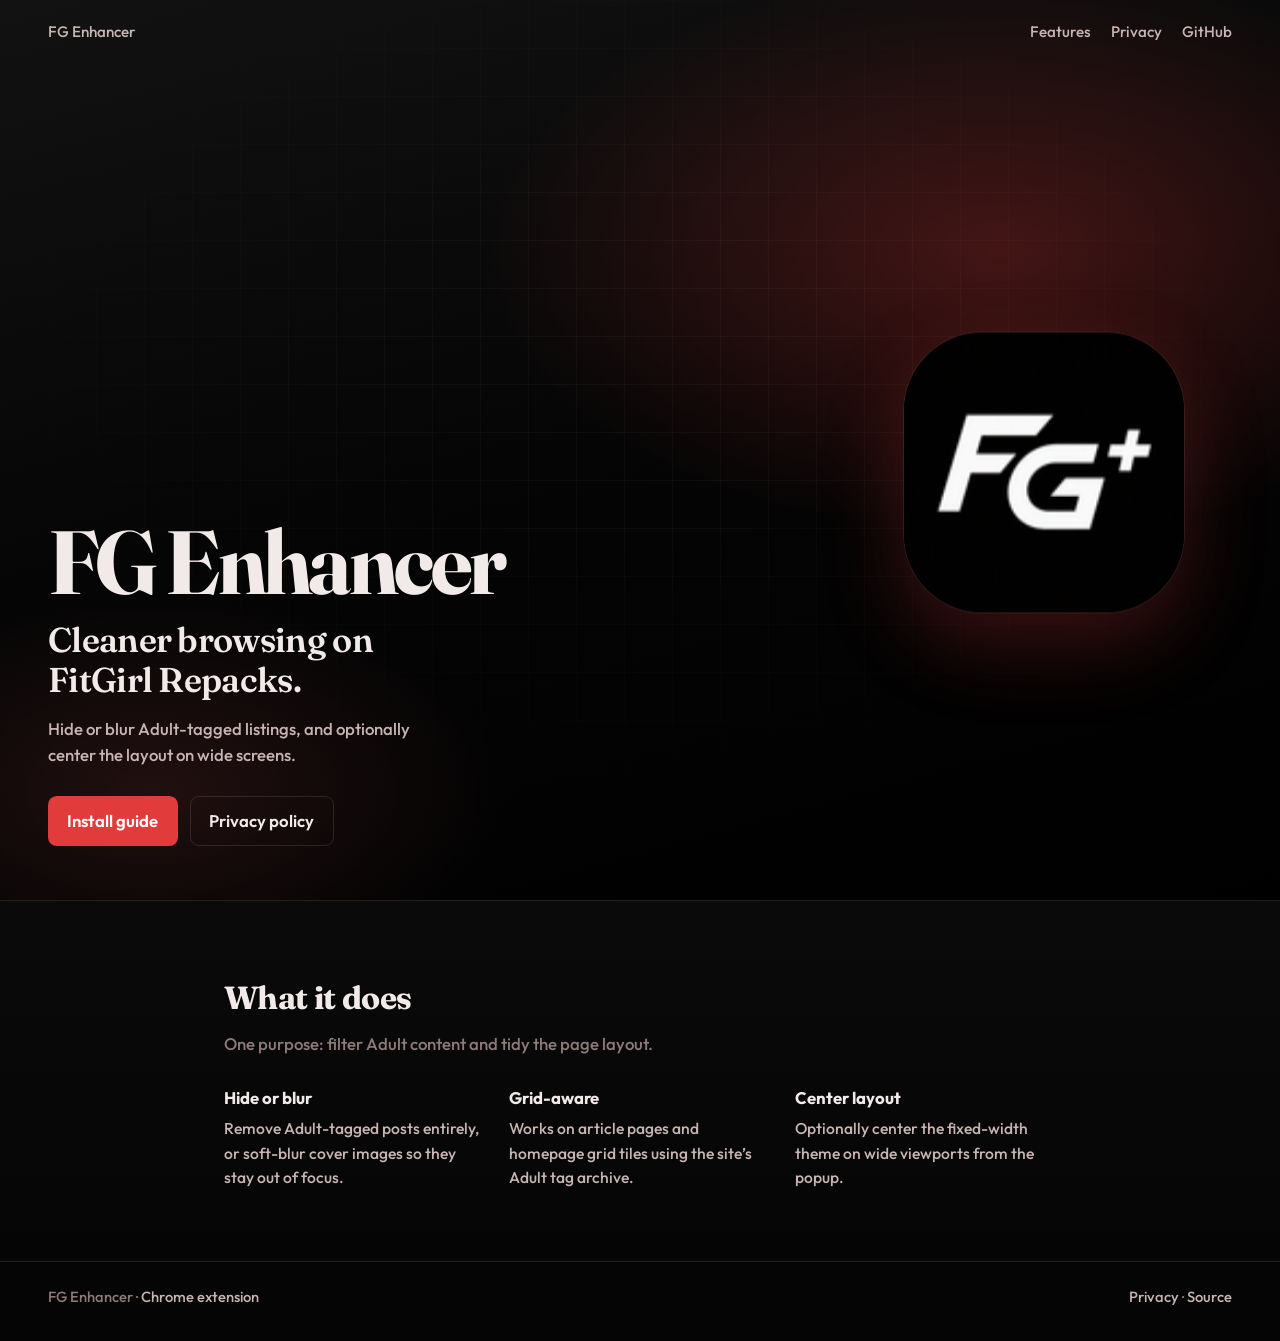
<file: index.html>
<!DOCTYPE html>
<html lang="en">
  <head>
    <meta charset="utf-8" />
    <meta name="viewport" content="width=device-width, initial-scale=1" />
    <title>FG Enhancer</title>
    <meta
      name="description"
      content="Hide or blur Adult-tagged listings and optionally center the layout on fitgirl-repacks.site."
    />
    <link rel="icon" href="site/icon-48.png" type="image/png" />
    <link
      rel="preload"
      href="site/fonts/fraunces.woff2"
      as="font"
      type="font/woff2"
      crossorigin
    />
    <link
      rel="preload"
      href="site/fonts/outfit.woff2"
      as="font"
      type="font/woff2"
      crossorigin
    />
    <link rel="stylesheet" href="site.css" />
  </head>
  <body>
    <a class="skip" href="#main">Skip to content</a>

    <header class="site-header">
      <a href="./">FG Enhancer</a>
      <nav class="nav" aria-label="Primary">
        <a href="#features">Features</a>
        <a href="privacy.html">Privacy</a>
        <a href="https://github.com/nadeem-elbarbari/Fitgirl-Enhancer">GitHub</a>
      </nav>
    </header>

    <main id="main">
      <section class="hero" aria-labelledby="brand">
        <div class="hero-mark">
          <img
            src="site/icon-128.png"
            width="128"
            height="128"
            alt=""
            fetchpriority="high"
          />
        </div>
        <div class="hero-copy">
          <p class="brand" id="brand">FG Enhancer</p>
          <h1 class="headline">Cleaner browsing on FitGirl Repacks.</h1>
          <p class="lede">
            Hide or blur Adult-tagged listings, and optionally center the layout
            on wide screens.
          </p>
          <div class="cta-row">
            <a
              class="btn btn-primary"
              href="https://github.com/nadeem-elbarbari/Fitgirl-Enhancer#install"
              >Install guide</a
            >
            <a class="btn btn-ghost" href="privacy.html">Privacy policy</a>
          </div>
        </div>
      </section>

      <section class="features" id="features" aria-labelledby="features-heading">
        <div class="features-inner">
          <h2 id="features-heading">What it does</h2>
          <p>One purpose: filter Adult content and tidy the page layout.</p>
          <ul class="feature-list">
            <li>
              <h3>Hide or blur</h3>
              <p>
                Remove Adult-tagged posts entirely, or soft-blur cover images so
                they stay out of focus.
              </p>
            </li>
            <li>
              <h3>Grid-aware</h3>
              <p>
                Works on article pages and homepage grid tiles using the site’s
                Adult tag archive.
              </p>
            </li>
            <li>
              <h3>Center layout</h3>
              <p>
                Optionally center the fixed-width theme on wide viewports from
                the popup.
              </p>
            </li>
          </ul>
        </div>
      </section>
    </main>

    <footer class="site-footer">
      <span
        >FG Enhancer ·
        <a
          href="https://chromewebstore.google.com/detail/fg-enhancer/lfepcojmhioimojmfkjkegngdeeldlnn"
          >Chrome extension</a
        ></span
      >
      <span>
        <a href="privacy.html">Privacy</a>
        ·
        <a href="https://github.com/nadeem-elbarbari/Fitgirl-Enhancer">Source</a>
      </span>
    </footer>
  </body>
</html>
</file>
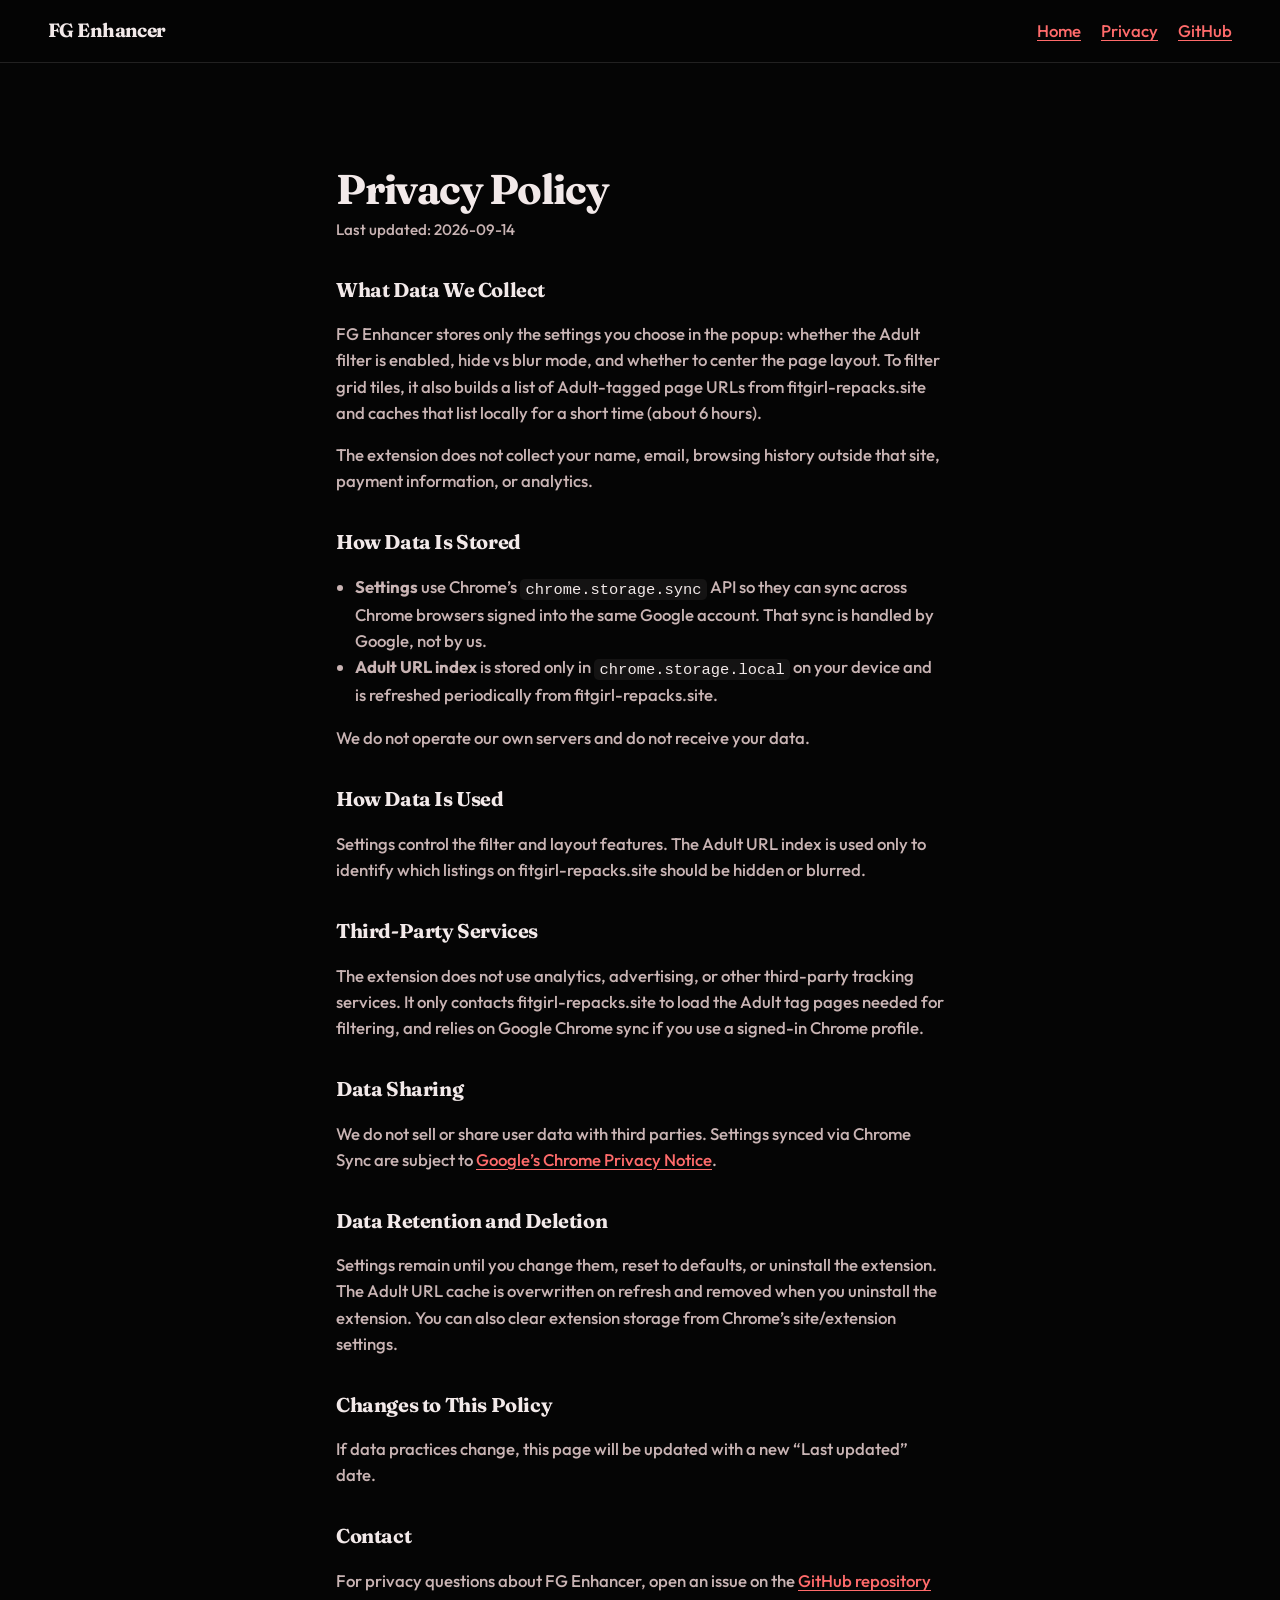
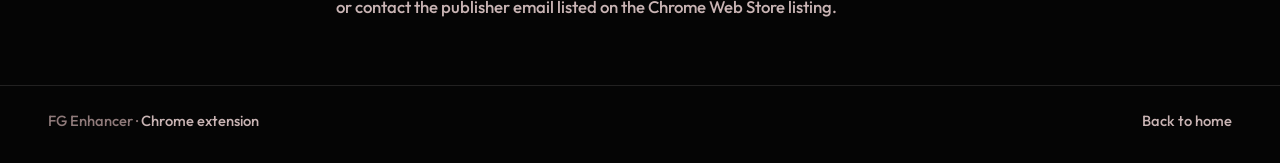
<file: privacy.html>
<!DOCTYPE html>
<html lang="en">
  <head>
    <meta charset="utf-8" />
    <meta name="viewport" content="width=device-width, initial-scale=1" />
    <title>Privacy Policy — FG Enhancer</title>
    <meta
      name="description"
      content="Privacy policy for the FG Enhancer Chrome extension."
    />
    <link rel="icon" href="site/icon-48.png" type="image/png" />
    <link
      rel="preload"
      href="site/fonts/fraunces.woff2"
      as="font"
      type="font/woff2"
      crossorigin
    />
    <link
      rel="preload"
      href="site/fonts/outfit.woff2"
      as="font"
      type="font/woff2"
      crossorigin
    />
    <link rel="stylesheet" href="site.css" />
  </head>
  <body class="page">
    <a class="skip" href="#main">Skip to content</a>

    <header class="page-header">
      <a class="brand-link" href="./">FG Enhancer</a>
      <nav class="nav" aria-label="Primary">
        <a href="./">Home</a>
        <a href="privacy.html" aria-current="page">Privacy</a>
        <a href="https://github.com/nadeem-elbarbari/Fitgirl-Enhancer">GitHub</a>
      </nav>
    </header>

    <main id="main" class="page-main">
      <h1>Privacy Policy</h1>
      <p class="updated">Last updated: 2026-09-14</p>

      <h2>What Data We Collect</h2>
      <p>
        FG Enhancer stores only the settings you choose in the popup: whether the
        Adult filter is enabled, hide vs blur mode, and whether to center the page
        layout. To filter grid tiles, it also builds a list of Adult-tagged page
        URLs from fitgirl-repacks.site and caches that list locally for a short
        time (about 6 hours).
      </p>
      <p>
        The extension does not collect your name, email, browsing history outside
        that site, payment information, or analytics.
      </p>

      <h2>How Data Is Stored</h2>
      <ul>
        <li>
          <strong>Settings</strong> use Chrome’s
          <code>chrome.storage.sync</code> API so they can sync across Chrome
          browsers signed into the same Google account. That sync is handled by
          Google, not by us.
        </li>
        <li>
          <strong>Adult URL index</strong> is stored only in
          <code>chrome.storage.local</code> on your device and is refreshed
          periodically from fitgirl-repacks.site.
        </li>
      </ul>
      <p>We do not operate our own servers and do not receive your data.</p>

      <h2>How Data Is Used</h2>
      <p>
        Settings control the filter and layout features. The Adult URL index is
        used only to identify which listings on fitgirl-repacks.site should be
        hidden or blurred.
      </p>

      <h2>Third-Party Services</h2>
      <p>
        The extension does not use analytics, advertising, or other third-party
        tracking services. It only contacts fitgirl-repacks.site to load the Adult
        tag pages needed for filtering, and relies on Google Chrome sync if you
        use a signed-in Chrome profile.
      </p>

      <h2>Data Sharing</h2>
      <p>
        We do not sell or share user data with third parties. Settings synced via
        Chrome Sync are subject to
        <a href="https://www.google.com/chrome/privacy/">Google’s Chrome Privacy
        Notice</a>.
      </p>

      <h2>Data Retention and Deletion</h2>
      <p>
        Settings remain until you change them, reset to defaults, or uninstall the
        extension. The Adult URL cache is overwritten on refresh and removed when
        you uninstall the extension. You can also clear extension storage from
        Chrome’s site/extension settings.
      </p>

      <h2>Changes to This Policy</h2>
      <p>
        If data practices change, this page will be updated with a new “Last
        updated” date.
      </p>

      <h2>Contact</h2>
      <p>
        For privacy questions about FG Enhancer, open an issue on the
        <a href="https://github.com/nadeem-elbarbari/Fitgirl-Enhancer/issues"
          >GitHub repository</a
        >
        or contact the publisher email listed on the Chrome Web Store listing.
      </p>
    </main>

    <footer class="site-footer">
      <span
        >FG Enhancer ·
        <a
          href="https://chromewebstore.google.com/detail/fg-enhancer/lfepcojmhioimojmfkjkegngdeeldlnn"
          >Chrome extension</a
        ></span
      >
      <a href="./">Back to home</a>
    </footer>
  </body>
</html>
</file>
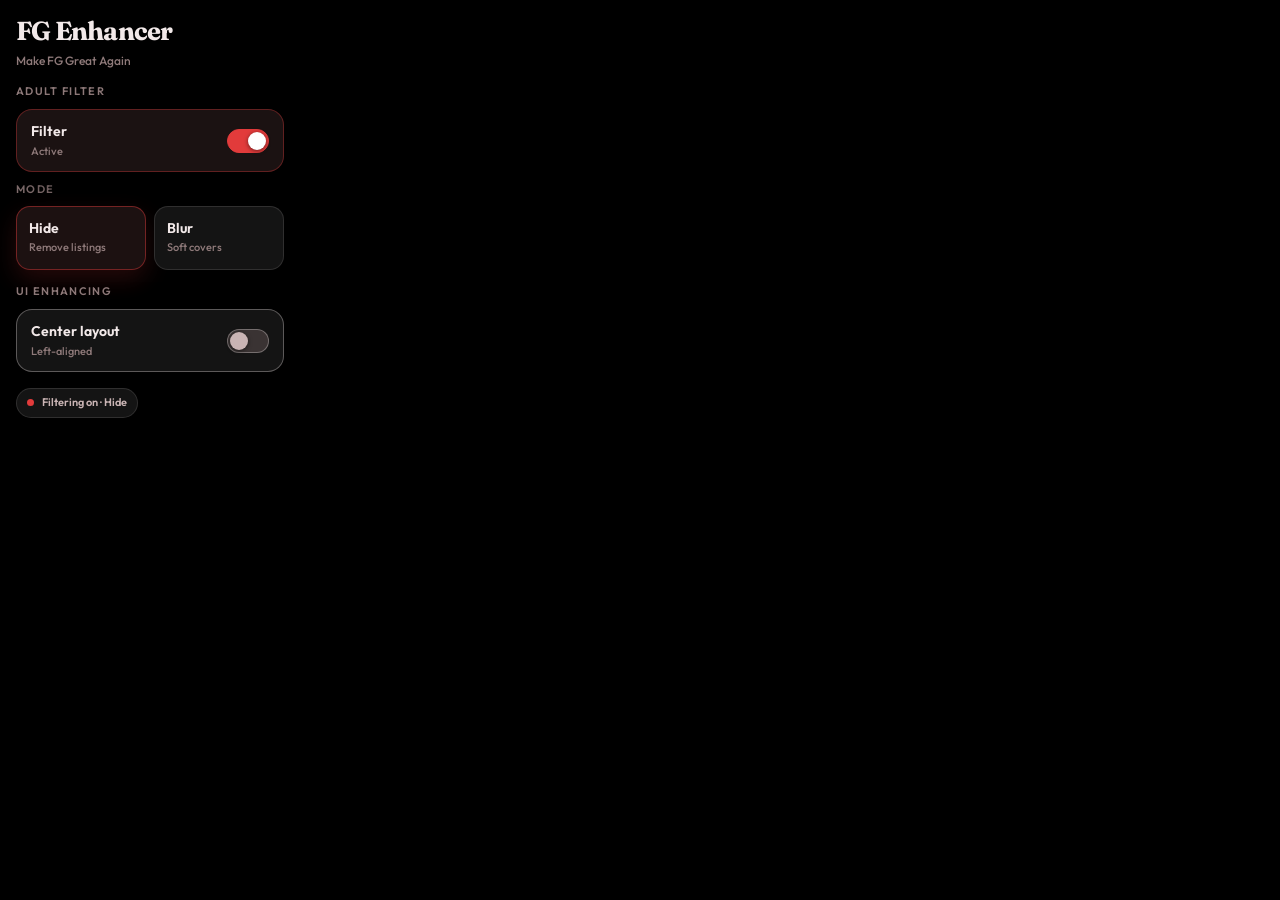
<file: popup/popup.html>
<!DOCTYPE html>
<html lang="en">
  <head>
    <meta charset="utf-8" />
    <meta name="viewport" content="width=device-width, initial-scale=1" />
    <meta name="color-scheme" content="dark" />
    <title>FG Enhancer</title>
    <link rel="stylesheet" href="popup.css" />
  </head>
  <body>
    <main class="popup">
      <header class="brand">
        <h1 class="brand-mark">FG Enhancer</h1>
        <p class="tagline">Make FG Great Again</p>
      </header>

      <section class="panel" aria-labelledby="adult-filter-heading">
        <h2 id="adult-filter-heading" class="panel-title">Adult Filter</h2>

        <label class="toggle" for="enable-filter">
          <span class="toggle-copy">
            <span class="toggle-title">Filter</span>
            <span class="toggle-hint">
              <span class="hint-on">Active</span>
              <span class="hint-off">Paused</span>
            </span>
          </span>
          <input type="checkbox" id="enable-filter" checked />
          <span class="switch" aria-hidden="true">
            <span class="switch-thumb"></span>
          </span>
        </label>

        <fieldset id="mode-fieldset" class="modes">
          <legend>Mode</legend>
          <div class="segment" role="presentation">
            <label class="segment-option" for="mode-hide">
              <input type="radio" name="mode" id="mode-hide" value="hide" checked />
              <span class="segment-face">
                <span class="segment-label">Hide</span>
                <span class="segment-desc">Remove listings</span>
              </span>
            </label>
            <label class="segment-option" for="mode-blur">
              <input type="radio" name="mode" id="mode-blur" value="blur" />
              <span class="segment-face">
                <span class="segment-label">Blur</span>
                <span class="segment-desc">Soft covers</span>
              </span>
            </label>
          </div>
        </fieldset>
      </section>

      <section class="panel" aria-labelledby="ui-enhancing-heading">
        <h2 id="ui-enhancing-heading" class="panel-title">UI Enhancing</h2>

        <label class="toggle" for="center-content">
          <span class="toggle-copy">
            <span class="toggle-title">Center layout</span>
            <span class="toggle-hint">
              <span class="hint-on">Centered</span>
              <span class="hint-off">Left-aligned</span>
            </span>
          </span>
          <input type="checkbox" id="center-content" />
          <span class="switch" aria-hidden="true">
            <span class="switch-thumb"></span>
          </span>
        </label>
      </section>

      <p id="status" class="status" aria-live="polite">
        <span class="status-dot" aria-hidden="true"></span>
        <span class="status-text">Filtering on · Hide</span>
      </p>

      <button type="button" id="reset-defaults" class="reset" hidden>
        Reset to default
        <span class="reset-hint">Hide · Filter on · Left</span>
      </button>
    </main>
    <script src="popup.js"></script>
  </body>
</html>
</file>
<file: site.css>
@font-face {
  font-family: "Fraunces";
  font-style: normal;
  font-weight: 600 700;
  font-display: swap;
  src: url("site/fonts/fraunces.woff2") format("woff2");
}

@font-face {
  font-family: "Outfit";
  font-style: normal;
  font-weight: 500 700;
  font-display: swap;
  src: url("site/fonts/outfit.woff2") format("woff2");
}

:root {
  color-scheme: dark;
  --ink: #f2e9e9;
  --ink-soft: #c9b4b4;
  --muted: #8f7a7a;
  --accent: #e23b3b;
  --accent-bright: #ff6b6b;
  --line: rgb(242 233 233 / 0.12);
  --bg: #050505;
  --ease: cubic-bezier(0.22, 1, 0.36, 1);
  accent-color: var(--accent);
}

*,
*::before,
*::after {
  box-sizing: border-box;
}

html {
  scroll-behavior: smooth;
}

body {
  margin: 0;
  min-height: 100dvh;
  color: var(--ink);
  background: var(--bg);
  font-family: "Outfit", "Segoe UI", sans-serif;
  font-weight: 500;
  font-size: 1.05rem;
  line-height: 1.55;
  -webkit-font-smoothing: antialiased;
}

a {
  color: var(--accent-bright);
  text-underline-offset: 0.18em;
}

a:hover {
  color: #fff;
}

.skip {
  position: absolute;
  left: 1rem;
  top: 1rem;
  padding: 0.5rem 0.75rem;
  background: #161616;
  color: var(--ink);
  border-radius: 0.4rem;
  transform: translateY(-150%);
  transition: transform 160ms var(--ease);
  z-index: 10;
}

.skip:focus {
  transform: translateY(0);
  outline: 2px solid var(--accent);
  outline-offset: 2px;
}

.site-header {
  position: absolute;
  inset: 0 0 auto;
  z-index: 2;
  display: flex;
  justify-content: space-between;
  align-items: center;
  padding: 1.25rem clamp(1.25rem, 4vw, 3rem);
}

.site-header a {
  color: var(--ink-soft);
  text-decoration: none;
  font-size: 0.95rem;
}

.site-header a:hover,
.site-header a[aria-current="page"] {
  color: var(--ink);
}

.nav {
  display: flex;
  gap: 1.25rem;
}

.hero {
  position: relative;
  isolation: isolate;
  min-height: 100dvh;
  display: grid;
  align-items: end;
  padding: clamp(5.5rem, 12vh, 7rem) clamp(1.25rem, 4vw, 3rem) clamp(2.5rem, 6vh, 4rem);
  overflow: hidden;
}

.hero::before {
  content: "";
  position: absolute;
  inset: 0;
  z-index: -2;
  background:
    radial-gradient(ellipse 70% 55% at 78% 28%, rgb(226 59 59 / 0.28), transparent 58%),
    radial-gradient(ellipse 50% 40% at 12% 88%, rgb(255 107 107 / 0.12), transparent 55%),
    linear-gradient(165deg, #121212 0%, #050505 48%, #000 100%);
  animation: glow 10s ease-in-out infinite alternate;
}

.hero::after {
  content: "";
  position: absolute;
  inset: 0;
  z-index: -1;
  background-image:
    linear-gradient(rgb(242 233 233 / 0.035) 1px, transparent 1px),
    linear-gradient(90deg, rgb(242 233 233 / 0.035) 1px, transparent 1px);
  background-size: 48px 48px;
  mask-image: radial-gradient(ellipse 75% 70% at 50% 40%, #000 20%, transparent 75%);
  pointer-events: none;
}

.hero-copy {
  max-width: 36rem;
}

.brand {
  margin: 0 0 1rem;
  font-family: "Fraunces", Georgia, serif;
  font-size: clamp(3.2rem, 9vw, 5.6rem);
  font-weight: 700;
  letter-spacing: -0.04em;
  line-height: 0.95;
  animation: rise 700ms var(--ease) both;
}

.headline {
  margin: 0;
  max-width: 18ch;
  font-family: "Fraunces", Georgia, serif;
  font-size: clamp(1.55rem, 3.4vw, 2.15rem);
  font-weight: 600;
  letter-spacing: -0.02em;
  line-height: 1.15;
  color: var(--ink);
  animation: rise 760ms var(--ease) 60ms both;
}

.lede {
  margin: 1rem 0 0;
  max-width: 34ch;
  color: var(--ink-soft);
  font-size: 1.05rem;
  animation: rise 820ms var(--ease) 110ms both;
}

.cta-row {
  display: flex;
  flex-wrap: wrap;
  gap: 0.75rem;
  margin-top: 1.75rem;
  animation: rise 880ms var(--ease) 160ms both;
}

.btn {
  display: inline-flex;
  align-items: center;
  justify-content: center;
  min-height: 2.75rem;
  padding: 0.7rem 1.15rem;
  border-radius: 0.55rem;
  border: 1px solid transparent;
  font: inherit;
  font-weight: 600;
  text-decoration: none;
  transition:
    transform 180ms var(--ease),
    background-color 180ms var(--ease),
    border-color 180ms var(--ease),
    color 180ms var(--ease);
}

.btn:focus-visible {
  outline: 2px solid var(--accent-bright);
  outline-offset: 3px;
}

.btn-primary {
  background: var(--accent);
  color: #fff;
}

.btn-primary:hover {
  background: var(--accent-bright);
  color: #fff;
  transform: translateY(-2px);
}

.btn-ghost {
  background: transparent;
  border-color: var(--line);
  color: var(--ink);
}

.btn-ghost:hover {
  border-color: rgb(242 233 233 / 0.35);
  color: #fff;
  transform: translateY(-2px);
}

.hero-mark {
  position: absolute;
  right: clamp(1rem, 8vw, 6rem);
  top: 50%;
  width: min(42vw, 280px);
  aspect-ratio: 1;
  translate: 0 -42%;
  border-radius: 28%;
  box-shadow:
    0 0 0 1px rgb(242 233 233 / 0.08),
    0 30px 80px rgb(226 59 59 / 0.25);
  animation: float-in 900ms var(--ease) 80ms both, drift 7s ease-in-out 1s infinite alternate;
}

.hero-mark img {
  display: block;
  width: 100%;
  height: 100%;
  object-fit: cover;
  border-radius: inherit;
}

.features {
  padding: clamp(3rem, 8vh, 5rem) clamp(1.25rem, 4vw, 3rem);
  border-top: 1px solid var(--line);
  background: linear-gradient(180deg, #0a0a0a, #050505);
}

.features-inner {
  max-width: 52rem;
  margin: 0 auto;
}

.features h2 {
  margin: 0 0 0.5rem;
  font-family: "Fraunces", Georgia, serif;
  font-size: clamp(1.6rem, 3vw, 2rem);
  letter-spacing: -0.02em;
}

.features > .features-inner > p {
  margin: 0 0 1.75rem;
  color: var(--muted);
  max-width: 40ch;
}

.feature-list {
  margin: 0;
  padding: 0;
  list-style: none;
  display: grid;
  gap: 1.25rem;
}

@media (min-width: 720px) {
  .feature-list {
    grid-template-columns: repeat(3, 1fr);
    gap: 1.5rem;
  }
}

.feature-list h3 {
  margin: 0 0 0.35rem;
  font-size: 1.05rem;
  font-weight: 700;
}

.feature-list p {
  margin: 0;
  color: var(--ink-soft);
  font-size: 0.98rem;
}

.site-footer {
  padding: 1.5rem clamp(1.25rem, 4vw, 3rem) 2rem;
  border-top: 1px solid var(--line);
  color: var(--muted);
  font-size: 0.92rem;
  display: flex;
  flex-wrap: wrap;
  gap: 0.75rem 1.25rem;
  justify-content: space-between;
}

.site-footer a {
  color: var(--ink-soft);
  text-decoration: none;
}

.site-footer a:hover {
  color: var(--ink);
}

/* Privacy page */
.page {
  min-height: 100dvh;
  display: flex;
  flex-direction: column;
}

.page-main {
  flex: 1;
  width: min(42rem, 100%);
  margin: 0 auto;
  padding: 6.5rem clamp(1.25rem, 4vw, 2rem) 3rem;
}

.page-main h1 {
  margin: 0 0 0.35rem;
  font-family: "Fraunces", Georgia, serif;
  font-size: clamp(2rem, 5vw, 2.6rem);
  letter-spacing: -0.03em;
  line-height: 1.1;
}

.updated {
  margin: 0 0 2rem;
  color: var(--muted);
  font-size: 0.95rem;
}

.page-main h2 {
  margin: 2rem 0 0.65rem;
  font-family: "Fraunces", Georgia, serif;
  font-size: 1.25rem;
  letter-spacing: -0.02em;
}

.page-main p,
.page-main li {
  color: var(--ink-soft);
}

.page-main ul {
  padding-left: 1.2rem;
}

.page-main code {
  font-size: 0.92em;
  color: var(--ink);
  background: rgb(242 233 233 / 0.06);
  padding: 0.1em 0.35em;
  border-radius: 0.3rem;
}

.page-header {
  position: sticky;
  top: 0;
  z-index: 2;
  display: flex;
  justify-content: space-between;
  align-items: center;
  gap: 1rem;
  padding: 1rem clamp(1.25rem, 4vw, 3rem);
  background: rgb(5 5 5 / 0.85);
  backdrop-filter: blur(12px);
  border-bottom: 1px solid var(--line);
}

.page-header .brand-link {
  font-family: "Fraunces", Georgia, serif;
  font-weight: 700;
  font-size: 1.2rem;
  letter-spacing: -0.03em;
  color: var(--ink);
  text-decoration: none;
}

.page-header .brand-link:hover {
  color: var(--accent-bright);
}

@media (max-width: 720px) {
  .hero {
    align-items: start;
    padding-top: 5.5rem;
  }

  .hero-mark {
    position: relative;
    right: auto;
    top: auto;
    translate: none;
    width: min(42vw, 140px);
    margin: 0 0 1.5rem;
    animation: float-in 700ms var(--ease) both;
  }

  .hero-copy {
    order: 1;
  }
}

@media (prefers-reduced-motion: reduce) {
  *,
  *::before,
  *::after {
    animation: none !important;
    transition: none !important;
  }
}

@keyframes rise {
  from {
    opacity: 0;
    transform: translateY(16px);
  }
  to {
    opacity: 1;
    transform: translateY(0);
  }
}

@keyframes float-in {
  from {
    opacity: 0;
    transform: scale(0.92) translateY(12px);
  }
  to {
    opacity: 1;
    transform: scale(1) translateY(0);
  }
}

@keyframes drift {
  from {
    transform: translateY(0);
  }
  to {
    transform: translateY(-10px);
  }
}

@keyframes glow {
  from {
    filter: saturate(1);
  }
  to {
    filter: saturate(1.2) brightness(1.05);
  }
}
</file>
<file: popup/popup.css>
@font-face {
  font-family: "Fraunces";
  font-style: normal;
  font-weight: 600 700;
  font-display: swap;
  src: url("fonts/fraunces.woff2") format("woff2");
}

@font-face {
  font-family: "Outfit";
  font-style: normal;
  font-weight: 500 700;
  font-display: swap;
  src: url("fonts/outfit.woff2") format("woff2");
}

:root {
  color-scheme: dark;

  --ink: #f2e9e9;
  --ink-soft: #c9b4b4;
  --muted: #8f7a7a;
  --paper: #000000;
  --paper-deep: #000000;
  --surface: rgb(22 22 22 / 0.92);
  --surface-strong: #161616;
  --line: rgb(242 233 233 / 0.12);
  --accent: #e23b3b;
  --accent-deep: #ff6b6b;
  --accent-soft: rgb(226 59 59 / 0.18);
  --danger-soft: #3a3333;
  --status-on: #e23b3b;
  --shadow: 0 18px 40px rgb(0 0 0 / 0.45);
  --bg: #000000;

  accent-color: var(--accent);
}

* {
  box-sizing: border-box;
}

body {
  margin: 0;
  width: 300px;
  color: var(--ink);
  background: var(--bg);
  font-family: "Outfit", "Segoe UI", sans-serif;
  font-weight: 500;
  font-size: 13px;
  line-height: 1.4;
  -webkit-font-smoothing: antialiased;
}

.popup {
  position: relative;
  padding: 18px 16px 16px;
  display: flex;
  flex-direction: column;
  gap: 14px;
}

.brand {
  display: flex;
  flex-direction: column;
  gap: 2px;
  animation: rise 420ms cubic-bezier(0.22, 1, 0.36, 1) both;
}

.brand-mark {
  margin: 0;
  font-family: "Fraunces", Georgia, serif;
  font-size: 26px;
  font-weight: 700;
  letter-spacing: -0.03em;
  line-height: 1.05;
  color: var(--ink);
  text-transform: none;
}

.tagline {
  margin: 6px 0 0;
  color: var(--muted);
  font-size: 12px;
}

.panel {
  display: flex;
  flex-direction: column;
  gap: 10px;
  margin: 0;
  padding: 0;
  border: 0;
  min-inline-size: 0;
  animation: rise 480ms cubic-bezier(0.22, 1, 0.36, 1) 40ms both;
}

.panel:nth-of-type(2) {
  animation-delay: 80ms;
}

.panel-title {
  margin: 0;
  padding: 0;
  font-size: 11px;
  font-weight: 600;
  letter-spacing: 0.12em;
  text-transform: uppercase;
  color: var(--muted);
}

.toggle {
  --toggle-bg: var(--danger-soft);
  --toggle-border: rgb(242 233 233 / 0.32);
  --thumb-x: 0;

  display: grid;
  grid-template-columns: 1fr auto;
  align-items: center;
  gap: 12px;
  padding: 12px 14px;
  border: 1px solid var(--toggle-border);
  border-radius: 16px;
  background: var(--surface);
  backdrop-filter: blur(10px);
  box-shadow: var(--shadow);
  cursor: pointer;
  transition:
    border-color 200ms ease,
    background-color 200ms ease,
    transform 180ms ease;
}

.toggle:hover {
  transform: translateY(-1px);
}

.toggle:has(input:checked) {
  --toggle-bg: var(--accent-soft);
  --toggle-border: color-mix(in srgb, var(--accent) 35%, transparent);
  --thumb-x: 18px;
  background: color-mix(in srgb, var(--surface-strong) 70%, var(--accent-soft));
}

.toggle:has(input:focus-visible) {
  outline: 2px solid var(--accent);
  outline-offset: 2px;
}

.toggle-copy {
  display: flex;
  flex-direction: column;
  gap: 2px;
  min-width: 0;
}

.toggle-title {
  font-size: 14px;
  font-weight: 650;
}

.toggle-hint {
  color: var(--muted);
  font-size: 11px;
}

.toggle:has(input:checked) .hint-off,
.toggle:not(:has(input:checked)) .hint-on {
  display: none;
}

.toggle input {
  position: absolute;
  width: 1px;
  height: 1px;
  padding: 0;
  margin: -1px;
  overflow: hidden;
  clip-path: inset(50%);
  white-space: nowrap;
  border: 0;
}

.switch {
  width: 42px;
  height: 24px;
  border-radius: 999px;
  background: var(--toggle-bg);
  border: 1px solid var(--toggle-border);
  position: relative;
  transition: background-color 200ms ease, border-color 200ms ease;
}

.switch-thumb {
  position: absolute;
  top: 2px;
  left: 2px;
  width: 18px;
  height: 18px;
  border-radius: 50%;
  background: var(--ink-soft);
  box-shadow: 0 1px 4px rgb(0 0 0 / 0.55);
  transform: translateX(var(--thumb-x));
  transition: transform 220ms cubic-bezier(0.22, 1, 0.36, 1);
}

.toggle:has(input:checked) .switch {
  background: var(--accent);
  border-color: var(--accent);
}

.toggle:has(input:checked) .switch-thumb {
  background: #fff;
}

.modes {
  margin: 0;
  padding: 0;
  border: 0;
  min-inline-size: 0;
}

.modes legend {
  padding: 0;
  margin: 0 0 8px;
  font-size: 11px;
  font-weight: 600;
  letter-spacing: 0.12em;
  text-transform: uppercase;
  color: var(--muted);
}

.modes:disabled {
  opacity: 0.45;
  pointer-events: none;
}

.segment {
  display: grid;
  grid-template-columns: 1fr 1fr;
  gap: 8px;
}

.segment-option {
  position: relative;
  cursor: pointer;
}

.segment-option input {
  position: absolute;
  width: 1px;
  height: 1px;
  padding: 0;
  margin: -1px;
  overflow: hidden;
  clip-path: inset(50%);
  white-space: nowrap;
  border: 0;
}

.segment-face {
  display: flex;
  flex-direction: column;
  gap: 2px;
  min-height: 64px;
  padding: 12px;
  border-radius: 14px;
  border: 1px solid var(--line);
  background: var(--surface);
  backdrop-filter: blur(8px);
  transition:
    border-color 180ms ease,
    background-color 180ms ease,
    transform 180ms ease,
    box-shadow 180ms ease;
}

.segment-option:hover .segment-face {
  transform: translateY(-1px);
}

.segment-option:has(input:checked) .segment-face {
  border-color: color-mix(in srgb, var(--accent) 45%, transparent);
  background: color-mix(in srgb, var(--surface-strong) 65%, var(--accent-soft));
  box-shadow: 0 10px 24px rgb(226 59 59 / 0.16);
}

.segment-option:has(input:focus-visible) .segment-face {
  outline: 2px solid var(--accent);
  outline-offset: 2px;
}

.segment-label {
  font-size: 14px;
  font-weight: 650;
}

.segment-desc {
  font-size: 11px;
  color: var(--muted);
}

.status {
  margin: 2px 0 0;
  display: inline-flex;
  align-items: center;
  gap: 8px;
  align-self: flex-start;
  padding: 6px 10px;
  border-radius: 999px;
  background: var(--surface);
  border: 1px solid var(--line);
  color: var(--ink-soft);
  font-size: 11px;
  font-weight: 600;
  animation: rise 560ms cubic-bezier(0.22, 1, 0.36, 1) 120ms both;
}

.reset {
  display: flex;
  flex-direction: column;
  align-items: flex-start;
  gap: 2px;
  margin: 0;
  padding: 10px 12px;
  width: 100%;
  border: 1px solid var(--line);
  border-radius: 14px;
  background: transparent;
  color: var(--ink-soft);
  font: inherit;
  font-size: 12px;
  font-weight: 650;
  text-align: left;
  cursor: pointer;
  transition:
    border-color 180ms ease,
    background-color 180ms ease,
    color 180ms ease;
  animation: rise 600ms cubic-bezier(0.22, 1, 0.36, 1) 160ms both;
}

.reset[hidden] {
  display: none;
}

.reset:hover {
  border-color: color-mix(in srgb, var(--accent) 35%, transparent);
  background: color-mix(in srgb, var(--surface-strong) 70%, var(--accent-soft));
  color: var(--ink);
}

.reset:focus-visible {
  outline: 2px solid var(--accent);
  outline-offset: 2px;
}

.reset-hint {
  color: var(--muted);
  font-size: 11px;
  font-weight: 500;
}

.status-dot {
  width: 7px;
  height: 7px;
  border-radius: 50%;
  background: var(--muted);
  box-shadow: 0 0 0 0 rgb(226 59 59 / 0.35);
  transition: background-color 200ms ease;
}

.popup:has(#enable-filter:checked) .status-dot {
  background: var(--status-on);
  animation: pulse 1.8s ease-out infinite;
}

.popup:not(:has(#enable-filter:checked)) .status-dot {
  animation: none;
}

@keyframes rise {
  from {
    opacity: 0;
    transform: translateY(8px);
  }
  to {
    opacity: 1;
    transform: translateY(0);
  }
}

@keyframes pulse {
  0% {
    box-shadow: 0 0 0 0 rgb(226 59 59 / 0.35);
  }
  70% {
    box-shadow: 0 0 0 8px rgb(226 59 59 / 0);
  }
  100% {
    box-shadow: 0 0 0 0 rgb(226 59 59 / 0);
  }
}

@media (prefers-reduced-motion: reduce) {
  .brand,
  .panel,
  .status,
  .status-dot,
  .reset {
    animation: none;
  }

  .toggle,
  .segment-face,
  .switch,
  .switch-thumb,
  .reset {
    transition: none;
  }
}
</file>
